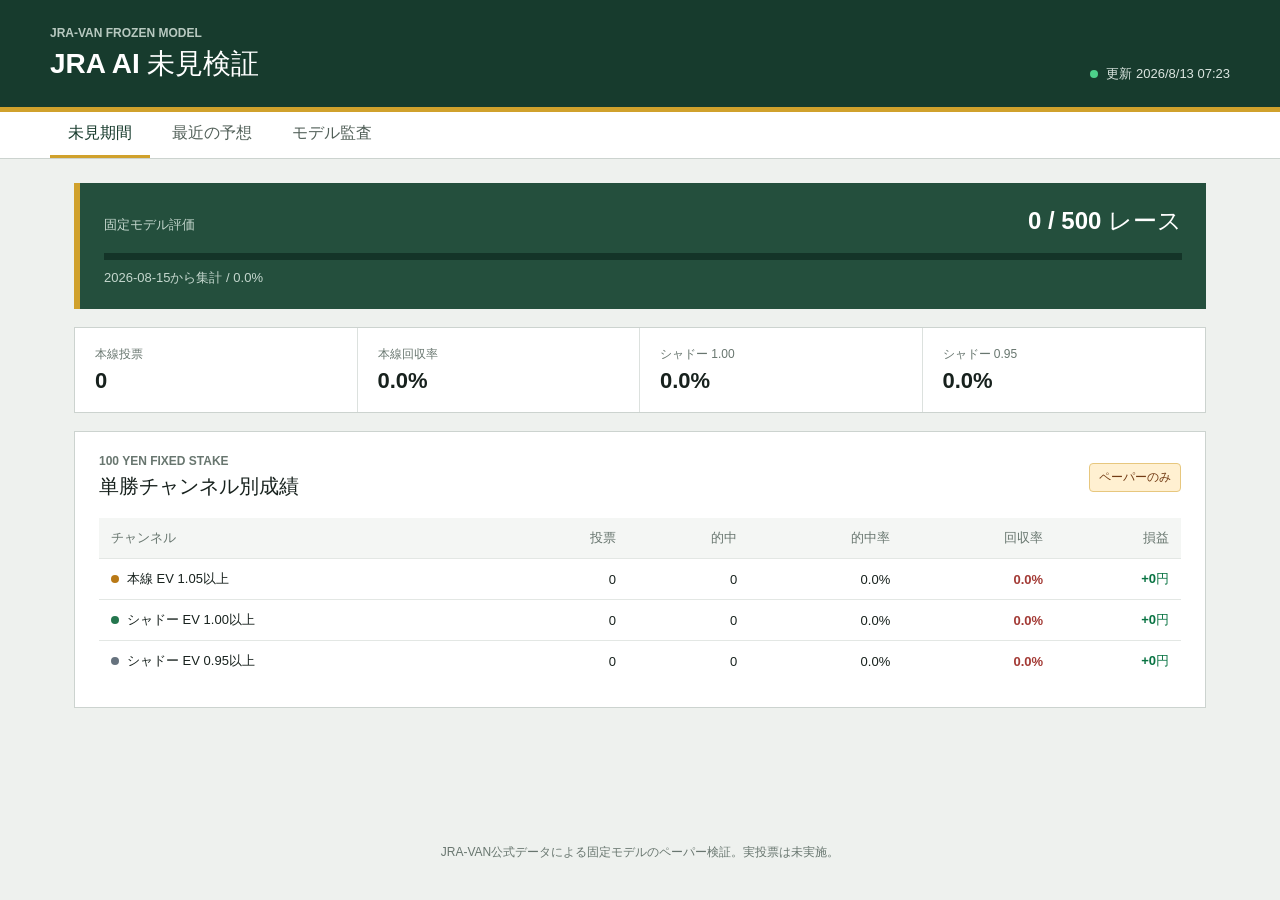
<file: ai-results/index.html>
<!doctype html>
<html lang="ja">
  <head>
    <meta charset="utf-8">
    <meta name="viewport" content="width=device-width, initial-scale=1">
    <meta name="theme-color" content="#173b2d">
    <title>JRA AI 未見検証</title>
    <link rel="icon" href="data:,">
    <link rel="stylesheet" href="styles.css">
  </head>
  <body>
    <header class="app-header">
      <div>
        <p class="eyebrow">JRA-VAN FROZEN MODEL</p>
        <h1>JRA AI 未見検証</h1>
      </div>
      <div class="updated"><span aria-hidden="true"></span><time id="updatedAt">読込中</time></div>
    </header>

    <nav class="tabs" aria-label="表示切替">
      <button type="button" class="is-active" data-view="evaluation">未見期間</button>
      <button type="button" data-view="predictions">最近の予想</button>
      <button type="button" data-view="audit">モデル監査</button>
    </nav>

    <main>
      <section id="evaluationView" class="view is-active">
        <section class="progress-band">
          <div>
            <span>固定モデル評価</span>
            <strong id="progressCount">0 / 500 レース</strong>
          </div>
          <div class="progress-track" aria-hidden="true"><i id="progressBar"></i></div>
          <p id="progressText">2026年8月15日から集計</p>
        </section>

        <section class="metric-strip" aria-label="主要指標">
          <div><span>本線投票</span><strong id="primaryBets">0</strong></div>
          <div><span>本線回収率</span><strong id="primaryRoi">0.0%</strong></div>
          <div><span>シャドー 1.00</span><strong id="shadow100Roi">0.0%</strong></div>
          <div><span>シャドー 0.95</span><strong id="shadow095Roi">0.0%</strong></div>
        </section>

        <section class="section-band">
          <div class="section-heading">
            <div><p class="eyebrow">100 YEN FIXED STAKE</p><h2>単勝チャンネル別成績</h2></div>
            <span class="status-badge">ペーパーのみ</span>
          </div>
          <div class="table-scroll">
            <table>
              <thead><tr><th>チャンネル</th><th>投票</th><th>的中</th><th>的中率</th><th>回収率</th><th>損益</th></tr></thead>
              <tbody id="channelRows"></tbody>
            </table>
          </div>
        </section>
      </section>

      <section id="predictionsView" class="view">
        <div class="section-heading page-heading">
          <div><p class="eyebrow">STRICT 2-10 MIN SNAPSHOT</p><h2>最近の推奨5頭</h2></div>
        </div>
        <div id="predictionList" class="prediction-list"></div>
      </section>

      <section id="auditView" class="view">
        <section class="section-band audit-band">
          <div class="section-heading"><div><p class="eyebrow">WORKOUT A/B TEST</p><h2>調教特徴量の採用判定</h2></div><span id="workoutState" class="status-badge"></span></div>
          <dl id="workoutMetrics" class="audit-grid"></dl>
        </section>
        <section class="section-band audit-band">
          <div class="section-heading"><div><p class="eyebrow">MARKET RESIDUAL</p><h2>市場補正の設定</h2></div></div>
          <dl id="residualMetrics" class="audit-grid"></dl>
        </section>
      </section>
    </main>

    <footer>JRA-VAN公式データによる固定モデルのペーパー検証。実投票は未実施。</footer>
    <script src="data.js"></script>
    <script src="app.js"></script>
  </body>
</html>
</file>
<file: ai-results/styles.css>
:root {
  color-scheme: light;
  font-family: "Yu Gothic UI", "Hiragino Kaku Gothic ProN", sans-serif;
  color: #17211d;
  background: #eef1ee;
  font-synthesis: none;
}

* { box-sizing: border-box; }
body { margin: 0; min-width: 320px; max-width: 100%; overflow-x: hidden; background: #eef1ee; }
button, table { font: inherit; }

.app-header {
  min-height: 112px;
  padding: 24px max(24px, calc((100vw - 1180px) / 2));
  display: flex;
  align-items: flex-end;
  justify-content: space-between;
  gap: 24px;
  color: #fff;
  background: #173b2d;
  border-bottom: 5px solid #d0a12c;
}

.eyebrow { margin: 0 0 5px; color: #68766f; font-size: 12px; font-weight: 700; letter-spacing: 0; text-transform: uppercase; }
.app-header .eyebrow { color: #b8c9c0; }
h1, h2, h3, p { margin-top: 0; }
h1 { margin-bottom: 0; font-size: 28px; letter-spacing: 0; }
h2 { margin-bottom: 0; font-size: 20px; letter-spacing: 0; }
h3 { margin-bottom: 5px; font-size: 16px; letter-spacing: 0; }
.updated { display: flex; align-items: center; gap: 8px; font-size: 13px; color: #dbe5e0; white-space: nowrap; }
.updated span { width: 8px; height: 8px; background: #4dd08a; border-radius: 50%; }

.tabs { width: 100%; display: flex; gap: 4px; padding: 0 max(24px, calc((100vw - 1180px) / 2)); overflow: hidden; background: #fff; border-bottom: 1px solid #ccd3cf; }
.tabs button { min-height: 46px; padding: 0 18px; color: #526059; background: transparent; border: 0; border-bottom: 3px solid transparent; cursor: pointer; font-weight: 700; }
.tabs button.is-active { color: #173b2d; border-bottom-color: #d0a12c; }

main { width: 100%; max-width: 1180px; min-height: calc(100vh - 235px); margin: 0 auto; padding: 24px; overflow: hidden; }
.view { display: none; }
.view.is-active { display: block; }

.progress-band { padding: 22px 24px; color: #fff; background: #244f3d; border-left: 6px solid #d0a12c; }
.progress-band > div:first-child { display: flex; align-items: baseline; justify-content: space-between; gap: 20px; }
.progress-band span { font-size: 13px; color: #c5d7ce; }
.progress-band strong { font-size: 24px; }
.progress-band p { margin: 9px 0 0; color: #c5d7ce; font-size: 13px; }
.progress-track { height: 7px; margin-top: 16px; overflow: hidden; background: #143428; }
.progress-track i { display: block; width: 0; height: 100%; background: #e4bb4d; transition: width .25s ease; }

.metric-strip { display: grid; grid-template-columns: repeat(4, 1fr); margin: 18px 0; background: #fff; border: 1px solid #ccd3cf; }
.metric-strip div { min-width: 0; padding: 18px 20px; border-right: 1px solid #dce1de; }
.metric-strip div:last-child { border-right: 0; }
.metric-strip span { display: block; margin-bottom: 5px; color: #68766f; font-size: 12px; }
.metric-strip strong { font-size: 22px; }

.section-band { min-width: 0; margin-top: 18px; padding: 22px 24px 26px; background: #fff; border: 1px solid #ccd3cf; }
.section-heading { display: flex; align-items: center; justify-content: space-between; gap: 20px; margin-bottom: 18px; }
.page-heading { padding: 5px 0 0; }
.status-badge { padding: 5px 9px; color: #733c15; background: #fff0d1; border: 1px solid #e7c77e; border-radius: 4px; font-size: 12px; font-weight: 700; white-space: nowrap; }
.status-badge.is-good { color: #125b37; background: #e5f4eb; border-color: #9ac9ad; }

.table-scroll { width: 100%; max-width: 100%; overflow-x: auto; }
table { width: 100%; border-collapse: collapse; font-size: 13px; }
th, td { padding: 11px 12px; text-align: right; border-bottom: 1px solid #e3e7e4; white-space: nowrap; }
th { color: #68766f; background: #f4f6f4; font-weight: 700; }
th:first-child, td:first-child, td.horse { text-align: left; }
tbody tr:last-child td { border-bottom: 0; }
.channel-dot { display: inline-block; width: 8px; height: 8px; margin-right: 8px; border-radius: 50%; }
.channel-dot.primary { background: #b97916; }
.channel-dot.shadow100 { background: #24764e; }
.channel-dot.shadow095 { background: #66727e; }
.positive { color: #087342; font-weight: 700; }
.negative { color: #a33a35; font-weight: 700; }

.prediction-list { display: grid; gap: 14px; }
.race-card { overflow: hidden; background: #fff; border: 1px solid #ccd3cf; border-radius: 6px; }
.race-title { display: flex; align-items: center; justify-content: space-between; gap: 16px; padding: 16px 18px; border-bottom: 1px solid #dce1de; }
.race-title h3 { overflow-wrap: anywhere; }
.race-title p { margin-bottom: 0; color: #68766f; font-size: 12px; }
.race-title > span { padding: 5px 9px; color: #fff; background: #51635a; border-radius: 4px; font-size: 12px; white-space: nowrap; }
.horse { min-width: 150px; font-weight: 700; }
.audit-band + .audit-band { margin-top: 16px; }
.audit-grid { display: grid; grid-template-columns: repeat(4, 1fr); margin: 0; border: 1px solid #dce1de; }
.audit-grid div { min-width: 0; padding: 16px; border-right: 1px solid #dce1de; }
.audit-grid div:last-child { border-right: 0; }
.audit-grid dt { color: #68766f; font-size: 12px; }
.audit-grid dd { margin: 7px 0 0; font-family: Consolas, monospace; font-size: 18px; overflow-wrap: anywhere; }
.empty { padding: 28px; color: #68766f; text-align: center; background: #fff; border: 1px solid #ccd3cf; }
footer { padding: 20px 24px 28px; color: #68766f; text-align: center; font-size: 12px; }

@media (max-width: 720px) {
  .app-header { min-height: 112px; padding: 16px; align-items: flex-start; flex-direction: column; justify-content: center; gap: 8px; }
  .app-header h1 { font-size: 22px; }
  .updated { padding-top: 0; font-size: 11px; }
  .tabs { padding: 0 8px; }
  .tabs button { flex: 1 1 0; min-width: 0; padding: 0 3px; font-size: 12px; white-space: nowrap; }
  main { padding: 14px 10px; }
  .progress-band { padding: 18px 16px; }
  .progress-band > div:first-child { display: block; }
  .progress-band strong { display: block; margin-top: 4px; font-size: 21px; }
  .metric-strip { grid-template-columns: repeat(2, 1fr); }
  .metric-strip div { padding: 14px; border-bottom: 1px solid #dce1de; }
  .metric-strip div:nth-child(2) { border-right: 0; }
  .metric-strip div:nth-child(n+3) { border-bottom: 0; }
  .metric-strip strong { font-size: 18px; }
  .section-band { padding: 17px 12px 20px; }
  .section-heading { align-items: flex-start; }
  .race-title { align-items: flex-start; padding: 14px; }
  .audit-grid { grid-template-columns: repeat(2, 1fr); }
  .audit-grid div:nth-child(2) { border-right: 0; }
  .audit-grid div:nth-child(-n+2) { border-bottom: 1px solid #dce1de; }
  .audit-grid dd { font-size: 16px; }
}
</file>
